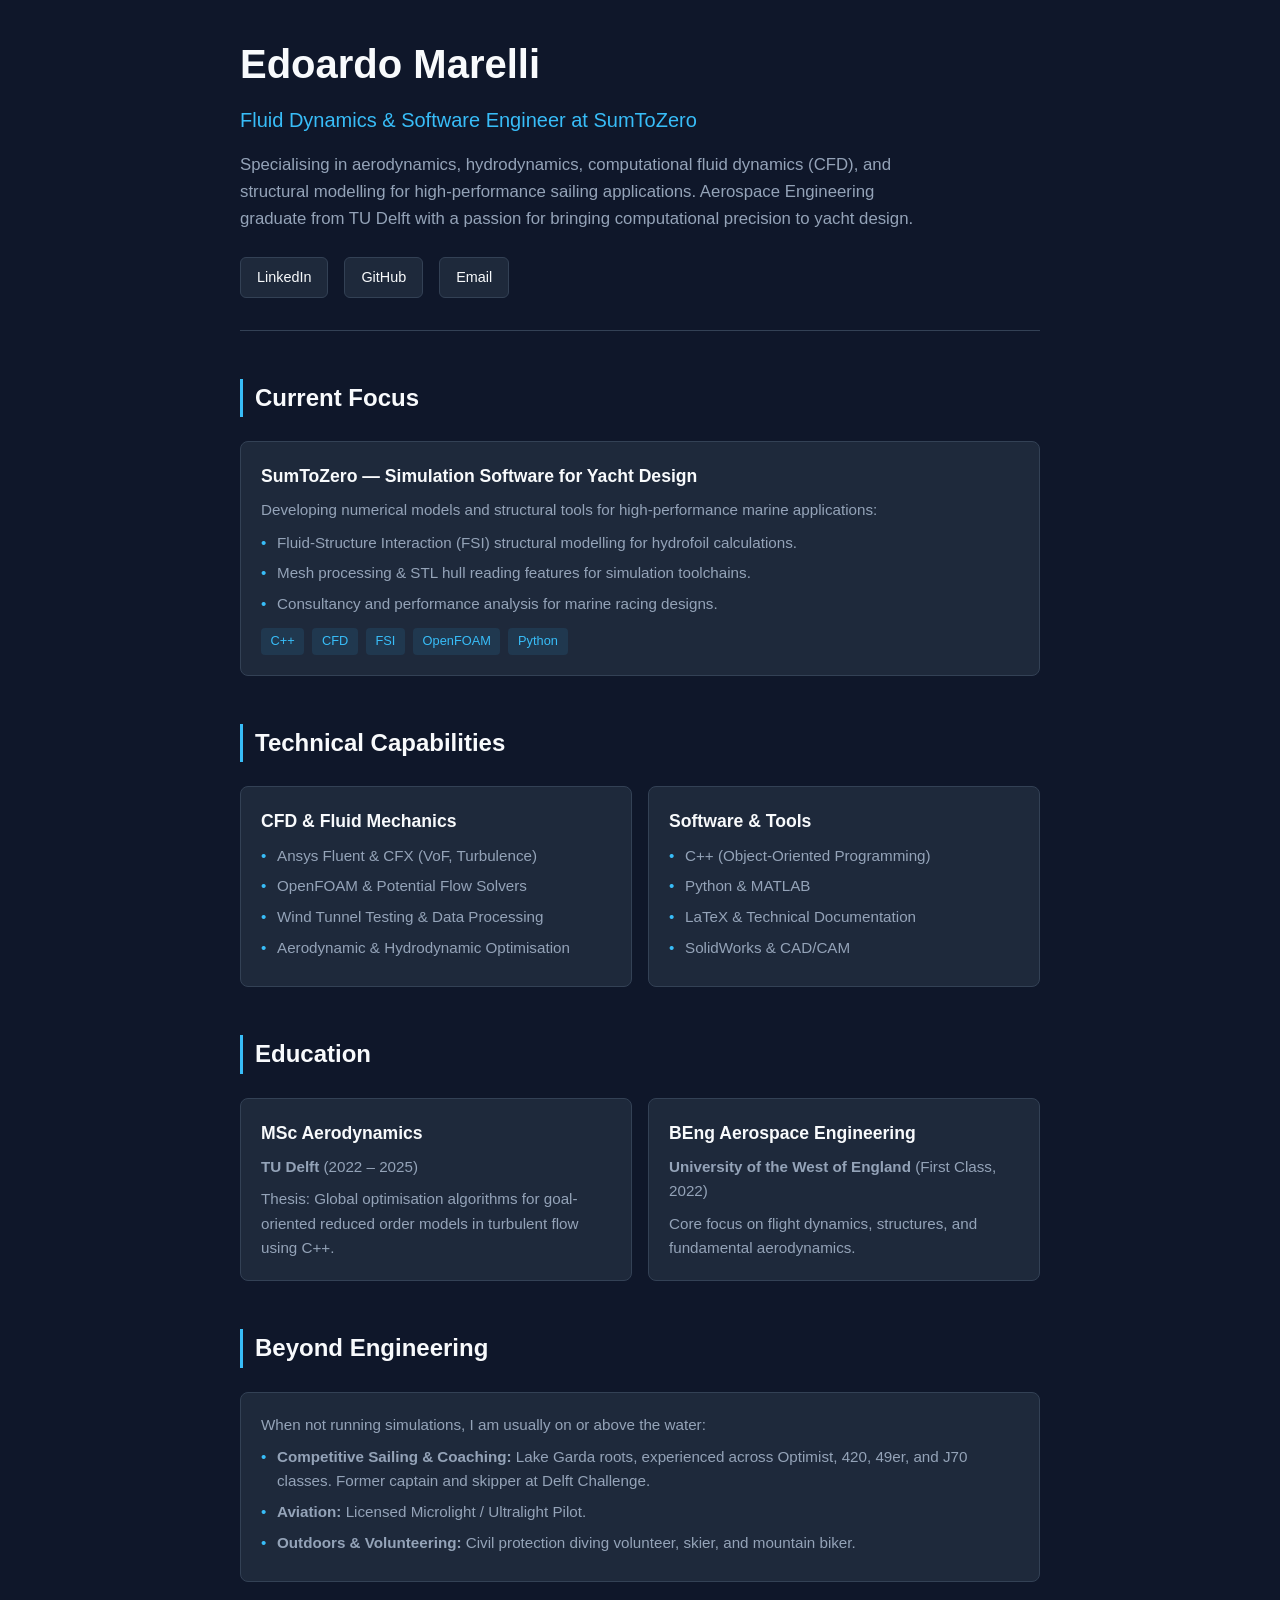
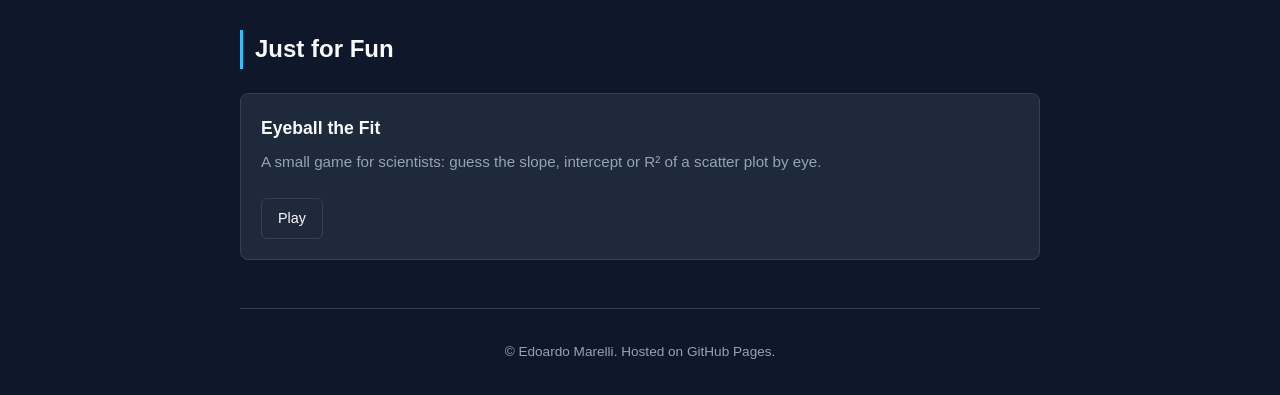
<file: index.html>
<!DOCTYPE html>
<html lang="en">
<head>
    <meta charset="UTF-8">
    <meta name="viewport" content="width=device-width, initial-scale=1.0">
    <title>Edoardo Marelli | Fluid Dynamics & Software Engineer</title>
    <style>
        :root {
            --bg-color: #0f172a;
            --card-bg: #1e293b;
            --text-main: #f8fafc;
            --text-muted: #94a3b8;
            --accent: #38bdf8;
            --accent-hover: #0284c7;
            --border: #334155;
        }

        * {
            box-sizing: border-box;
            margin: 0;
            padding: 0;
            font-family: -apple-system, BlinkMacSystemFont, "Segoe UI", Roboto, Helvetica, Arial, sans-serif;
        }

        body {
            background-color: var(--bg-color);
            color: var(--text-main);
            line-height: 1.6;
            padding: 2rem 1rem;
        }

        .container {
            max-width: 800px;
            margin: 0 auto;
        }

        header {
            margin-bottom: 3rem;
            border-bottom: 1px solid var(--border);
            padding-bottom: 2rem;
        }

        h1 {
            font-size: 2.5rem;
            font-weight: 700;
            color: var(--text-main);
            margin-bottom: 0.5rem;
        }

        .subtitle {
            font-size: 1.25rem;
            color: var(--accent);
            font-weight: 500;
            margin-bottom: 1rem;
        }

        .bio {
            color: var(--text-muted);
            font-size: 1.05rem;
            max-width: 680px;
        }

        .links {
            margin-top: 1.5rem;
            display: flex;
            gap: 1rem;
        }

        .btn {
            display: inline-block;
            padding: 0.5rem 1rem;
            background-color: var(--card-bg);
            color: var(--text-main);
            text-decoration: none;
            border-radius: 6px;
            border: 1px solid var(--border);
            font-size: 0.9rem;
            transition: all 0.2s ease;
        }

        .btn:hover {
            border-color: var(--accent);
            color: var(--accent);
        }

        section {
            margin-bottom: 3rem;
        }

        h2 {
            font-size: 1.5rem;
            color: var(--text-main);
            margin-bottom: 1.5rem;
            border-left: 3px solid var(--accent);
            padding-left: 0.75rem;
        }

        .grid {
            display: grid;
            grid-template-columns: repeat(auto-fit, minmax(240px, 1fr));
            gap: 1rem;
        }

        .card {
            background-color: var(--card-bg);
            border: 1px solid var(--border);
            border-radius: 8px;
            padding: 1.25rem;
        }

        .card h3 {
            font-size: 1.1rem;
            margin-bottom: 0.5rem;
            color: var(--text-main);
        }

        .card p, .card ul {
            font-size: 0.95rem;
            color: var(--text-muted);
        }

        .card ul {
            list-style-type: none;
        }

        .card ul li {
            margin-bottom: 0.4rem;
            position: relative;
            padding-left: 1rem;
        }

        .card ul li::before {
            content: "•";
            color: var(--accent);
            position: absolute;
            left: 0;
        }

        .tag-container {
            display: flex;
            flex-wrap: wrap;
            gap: 0.5rem;
            margin-top: 0.75rem;
        }

        .tag {
            background: rgba(56, 189, 248, 0.1);
            color: var(--accent);
            padding: 0.2rem 0.6rem;
            border-radius: 4px;
            font-size: 0.8rem;
        }

        footer {
            text-align: center;
            padding-top: 2rem;
            border-top: 1px solid var(--border);
            color: var(--text-muted);
            font-size: 0.85rem;
        }
    </style>
</head>
<body>

    <div class="container">
        <header>
            <h1>Edoardo Marelli</h1>
            <div class="subtitle">Fluid Dynamics & Software Engineer at SumToZero</div>
            <p class="bio">
                Specialising in aerodynamics, hydrodynamics, computational fluid dynamics (CFD), and structural modelling for high-performance sailing applications. Aerospace Engineering graduate from TU Delft with a passion for bringing computational precision to yacht design.
            </p>
            <div class="links">
                <a href="https://www.linkedin.com/in/edoardo-marelli-bba512158/" class="btn" target="_blank">LinkedIn</a>
                <a href="https://github.com/edoardo007" class="btn" target="_blank">GitHub</a>
                <a href="mailto:edo8323@gmail.com" class="btn">Email</a>
            </div>
        </header>

        <section>
            <h2>Current Focus</h2>
            <div class="card">
                <h3>SumToZero — Simulation Software for Yacht Design</h3>
                <p>Developing numerical models and structural tools for high-performance marine applications:</p>
                <ul style="margin-top: 0.5rem;">
                    <li>Fluid-Structure Interaction (FSI) structural modelling for hydrofoil calculations.</li>
                    <li>Mesh processing & STL hull reading features for simulation toolchains.</li>
                    <li>Consultancy and performance analysis for marine racing designs.</li>
                </ul>
                <div class="tag-container">
                    <span class="tag">C++</span>
                    <span class="tag">CFD</span>
                    <span class="tag">FSI</span>
                    <span class="tag">OpenFOAM</span>
                    <span class="tag">Python</span>
                </div>
            </div>
        </section>

        <section>
            <h2>Technical Capabilities</h2>
            <div class="grid">
                <div class="card">
                    <h3>CFD & Fluid Mechanics</h3>
                    <ul>
                        <li>Ansys Fluent & CFX (VoF, Turbulence)</li>
                        <li>OpenFOAM & Potential Flow Solvers</li>
                        <li>Wind Tunnel Testing & Data Processing</li>
                        <li>Aerodynamic & Hydrodynamic Optimisation</li>
                    </ul>
                </div>
                <div class="card">
                    <h3>Software & Tools</h3>
                    <ul>
                        <li>C++ (Object-Oriented Programming)</li>
                        <li>Python & MATLAB</li>
                        <li>LaTeX & Technical Documentation</li>
                        <li>SolidWorks & CAD/CAM</li>
                    </ul>
                </div>
            </div>
        </section>

        <section>
            <h2>Education</h2>
            <div class="grid">
                <div class="card">
                    <h3>MSc Aerodynamics</h3>
                    <p><strong>TU Delft</strong> (2022 – 2025)</p>
                    <p style="margin-top: 0.5rem;">Thesis: Global optimisation algorithms for goal-oriented reduced order models in turbulent flow using C++.</p>
                </div>
                <div class="card">
                    <h3>BEng Aerospace Engineering</h3>
                    <p><strong>University of the West of England</strong> (First Class, 2022)</p>
                    <p style="margin-top: 0.5rem;">Core focus on flight dynamics, structures, and fundamental aerodynamics.</p>
                </div>
            </div>
        </section>

        <section>
            <h2>Beyond Engineering</h2>
            <div class="card">
                <p>When not running simulations, I am usually on or above the water:</p>
                <ul style="margin-top: 0.5rem;">
                    <li><strong>Competitive Sailing & Coaching:</strong> Lake Garda roots, experienced across Optimist, 420, 49er, and J70 classes. Former captain and skipper at Delft Challenge.</li>
                    <li><strong>Aviation:</strong> Licensed Microlight / Ultralight Pilot.</li>
                    <li><strong>Outdoors & Volunteering:</strong> Civil protection diving volunteer, skier, and mountain biker.</li>
                </ul>
            </div>
        </section>

        <section>
            <h2>Just for Fun</h2>
            <div class="card">
                <h3>Eyeball the Fit</h3>
                <p>A small game for scientists: guess the slope, intercept or R² of a scatter plot by eye.</p>
                <div class="links">
                    <a href="eyeball/" class="btn">Play</a>
                </div>
            </div>
        </section>

        <footer>
            <p>&copy; Edoardo Marelli. Hosted on GitHub Pages.</p>
        </footer>
    </div>

</body>
</html>
</file>
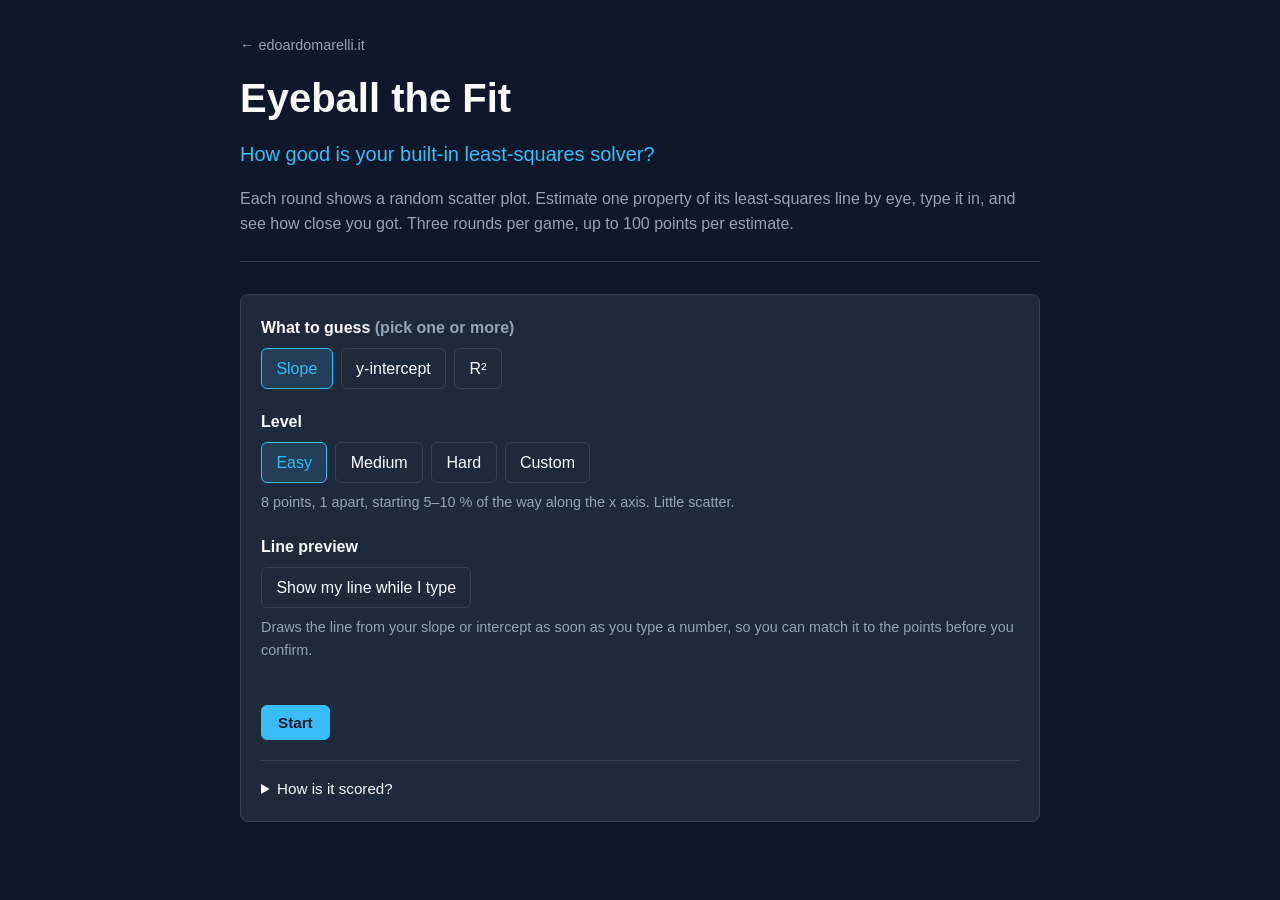
<file: eyeball/index.html>
<!DOCTYPE html>
<html lang="en">
<head>
    <meta charset="UTF-8">
    <meta name="viewport" content="width=device-width, initial-scale=1.0">
    <title>Eyeball the Fit | Edoardo Marelli</title>
    <meta name="description"
          content="A small game for scientists: guess the slope, intercept or R² of a scatter plot.">
    <link rel="stylesheet" href="style.css">
</head>
<body>

    <div class="container">
        <header>
            <a href="../" class="back">&larr; edoardomarelli.it</a>
            <h1>Eyeball the Fit</h1>
            <p class="subtitle">How good is your built-in least-squares solver?</p>
            <p class="bio">
                Each round shows a random scatter plot. Estimate one property of its
                least-squares line by eye, type it in, and see how close you got.
                Three rounds per game, up to 100 points per estimate.
            </p>
        </header>

        <!-- Setup -->
        <section id="setup" class="card">
            <form id="setup-form">
                <fieldset>
                    <legend>What to guess <span class="muted">(pick one or more)</span></legend>
                    <div class="pills">
                        <label><input type="checkbox" name="quantity" value="slope" checked>
                            <span>Slope</span></label>
                        <label><input type="checkbox" name="quantity" value="intercept">
                            <span>y-intercept</span></label>
                        <label><input type="checkbox" name="quantity" value="r2">
                            <span>R²</span></label>
                    </div>
                </fieldset>

                <fieldset>
                    <legend>Level</legend>
                    <div class="pills">
                        <label><input type="radio" name="level" value="easy" checked>
                            <span>Easy</span></label>
                        <label><input type="radio" name="level" value="medium">
                            <span>Medium</span></label>
                        <label><input type="radio" name="level" value="hard">
                            <span>Hard</span></label>
                        <label><input type="radio" name="level" value="custom">
                            <span>Custom</span></label>
                    </div>
                    <p id="level-help" class="help"></p>
                </fieldset>

                <fieldset>
                    <legend>Line preview</legend>
                    <div class="pills">
                        <label><input type="checkbox" id="preview">
                            <span>Show my line while I type</span></label>
                    </div>
                    <p class="help">
                        Draws the line from your slope or intercept as soon as you type a
                        number, so you can match it to the points before you confirm.
                    </p>
                </fieldset>

                <fieldset id="custom-options" hidden>
                    <legend>Custom</legend>
                    <div class="field">
                        <label for="xmin">Smallest x</label>
                        <input id="xmin" type="text" inputmode="decimal" value="0"
                               autocomplete="off">
                    </div>
                    <div class="field">
                        <label for="width">Width of the x range</label>
                        <input id="width" type="text" inputmode="decimal" value="10"
                               autocomplete="off">
                    </div>
                    <div class="field">
                        <label for="dx">x step Δx</label>
                        <input id="dx" type="text" inputmode="decimal" value="0.5"
                               autocomplete="off">
                    </div>
                    <div class="field">
                        <label for="noise">Noise <span id="noise-value" class="muted"></span></label>
                        <input id="noise" type="range" min="0" max="100" step="1" value="20">
                    </div>
                    <p class="help">
                        Each round, the first point lands at the smallest x plus up to 5 % of
                        the width. Noise is the standard deviation of the scatter, as a
                        percentage of how much the line rises or falls over the x range. 0 %
                        puts every point on the line.
                    </p>
                </fieldset>

                <p id="setup-error" class="error" role="alert"></p>
                <button type="submit" class="btn primary">Start</button>
            </form>

            <details class="how">
                <summary>How is it scored?</summary>
                <ul>
                    <li>The answer is the ordinary least-squares line through the points
                        shown, not the hidden line they were generated from.</li>
                    <li><strong>Slope</strong> is scored by the angle the line makes on
                        screen: full marks if you match it, zero at 15° off. Steep axes or
                        huge numbers are no harder than small ones.</li>
                    <li><strong>y-intercept</strong>: zero points once you are off by 10 % of
                        the plotted y range. On Easy, Medium and Hard the data start away from
                        x = 0, so you have to extrapolate: further on harder levels.</li>
                    <li><strong>R²</strong> is the fraction of the variance in y explained by
                        the line (1 = all points on it). Zero points once you are 0.2 off.</li>
                </ul>
            </details>
        </section>

        <!-- Game -->
        <section id="game" class="card" hidden>
            <div class="status">
                <span id="round-label"></span>
                <span id="score-label"></span>
            </div>
            <canvas id="plot" aria-label="Scatter plot of the current round"></canvas>
            <form id="guess-form" class="guess">
                <div id="guess-fields" class="guess-fields"></div>
                <button type="submit" id="guess-button" class="btn primary">Guess</button>
            </form>
            <p id="feedback" class="feedback" role="status"></p>
            <button type="button" id="quit" class="btn small">Quit</button>
        </section>

        <!-- End -->
        <section id="end" class="card" hidden>
            <h2>Game over</h2>
            <p id="final-score" class="final"></p>
            <p id="best-score" class="muted"></p>
            <table id="summary">
                <thead>
                    <tr><th>Round</th><th>Fitted</th><th>Your guess</th><th>Error</th>
                        <th>Points</th></tr>
                </thead>
                <tbody></tbody>
            </table>
            <div class="end-buttons">
                <button type="button" id="again" class="btn primary">Play again</button>
                <button type="button" id="change" class="btn">Change settings</button>
            </div>
        </section>
    </div>

    <script src="game.js"></script>
</body>
</html>
</file>
<file: eyeball/style.css>
/* Colours and type follow the main page (../index.html). */
:root {
    --bg-color: #0f172a;
    --card-bg: #1e293b;
    --text-main: #f8fafc;
    --text-muted: #94a3b8;
    --accent: #38bdf8;
    --accent-hover: #0284c7;
    --border: #334155;
    --good: #4ade80;
    --mid: #facc15;
    --bad: #f87171;
    --guess: #c084fc;
}

* {
    box-sizing: border-box;
    margin: 0;
    padding: 0;
    font-family: -apple-system, BlinkMacSystemFont, "Segoe UI", Roboto, Helvetica, Arial, sans-serif;
}

body {
    background-color: var(--bg-color);
    color: var(--text-main);
    line-height: 1.6;
    padding: 2rem 1rem;
}

.container {
    max-width: 800px;
    margin: 0 auto;
}

header {
    margin-bottom: 2rem;
    border-bottom: 1px solid var(--border);
    padding-bottom: 1.5rem;
}

.back {
    color: var(--text-muted);
    text-decoration: none;
    font-size: 0.9rem;
}

.back:hover {
    color: var(--accent);
}

h1 {
    font-size: 2.5rem;
    font-weight: 700;
    margin: 0.5rem 0;
}

h2 {
    font-size: 1.5rem;
    margin-bottom: 1rem;
    border-left: 3px solid var(--accent);
    padding-left: 0.75rem;
}

.subtitle {
    font-size: 1.25rem;
    color: var(--accent);
    font-weight: 500;
    margin-bottom: 1rem;
}

.bio, .muted, .help {
    color: var(--text-muted);
}

.help {
    font-size: 0.9rem;
    margin-top: 0.5rem;
}

.card {
    background-color: var(--card-bg);
    border: 1px solid var(--border);
    border-radius: 8px;
    padding: 1.25rem;
}

fieldset {
    border: none;
    margin-bottom: 1.25rem;
}

legend {
    font-weight: 600;
    margin-bottom: 0.5rem;
}

/* Radio buttons shown as pills */
.pills {
    display: flex;
    flex-wrap: wrap;
    gap: 0.5rem;
}

.pills input {
    position: absolute;
    opacity: 0;
}

.pills span {
    display: inline-block;
    padding: 0.4rem 0.9rem;
    border: 1px solid var(--border);
    border-radius: 6px;
    cursor: pointer;
    transition: all 0.2s ease;
}

.pills span:hover {
    border-color: var(--accent);
}

.pills input:checked + span {
    background: rgba(56, 189, 248, 0.15);
    border-color: var(--accent);
    color: var(--accent);
}

.pills input:focus-visible + span {
    outline: 2px solid var(--accent);
    outline-offset: 2px;
}

.field {
    display: flex;
    flex-direction: column;
    gap: 0.25rem;
    margin-bottom: 0.75rem;
    max-width: 320px;
}

input[type="text"] {
    background: var(--bg-color);
    color: var(--text-main);
    border: 1px solid var(--border);
    border-radius: 6px;
    padding: 0.5rem 0.75rem;
    font-size: 1rem;
    width: 100%;
}

input[type="text"]:focus {
    outline: none;
    border-color: var(--accent);
}

input[type="range"] {
    accent-color: var(--accent);
    width: 100%;
}

.btn {
    display: inline-block;
    padding: 0.5rem 1rem;
    background-color: var(--card-bg);
    color: var(--text-main);
    border-radius: 6px;
    border: 1px solid var(--border);
    font-size: 0.95rem;
    cursor: pointer;
    transition: all 0.2s ease;
}

.btn:hover {
    border-color: var(--accent);
    color: var(--accent);
}

.btn.primary {
    background-color: var(--accent);
    border-color: var(--accent);
    color: var(--bg-color);
    font-weight: 600;
}

.btn.primary:hover {
    background-color: var(--accent-hover);
    border-color: var(--accent-hover);
    color: var(--text-main);
}

.btn.small {
    font-size: 0.85rem;
    padding: 0.3rem 0.8rem;
}

.error {
    color: var(--bad);
    min-height: 1.6em;
    font-size: 0.9rem;
}

.how {
    margin-top: 1.25rem;
    border-top: 1px solid var(--border);
    padding-top: 1rem;
    color: var(--text-muted);
    font-size: 0.95rem;
}

.how summary {
    cursor: pointer;
    color: var(--text-main);
}

.how ul {
    margin: 0.5rem 0 0 1.25rem;
}

.how li {
    margin-bottom: 0.4rem;
}

/* Game */
.status {
    display: flex;
    justify-content: space-between;
    color: var(--text-muted);
    margin-bottom: 0.5rem;
}

#plot {
    display: block;
    width: 100%;
    background: var(--bg-color);
    border-radius: 6px;
}

.guess {
    display: flex;
    flex-wrap: wrap;
    align-items: flex-end;
    gap: 0.5rem 1rem;
    margin-top: 1rem;
}

.guess-fields {
    display: flex;
    flex-wrap: wrap;
    gap: 0.5rem 1rem;
}

.guess-field {
    display: flex;
    flex-direction: column;
    gap: 0.25rem;
}

.guess-field input {
    width: 180px;
}

.feedback {
    min-height: 3.2em;
    margin: 0.75rem 0;
}

.feedback .good, td.good {
    color: var(--good);
}

.feedback .mid, td.mid {
    color: var(--mid);
}

.feedback .bad, td.bad {
    color: var(--bad);
}

/* End */
.final {
    font-size: 1.5rem;
    font-weight: 700;
}

table {
    width: 100%;
    border-collapse: collapse;
    margin: 1rem 0;
    font-size: 0.95rem;
    font-variant-numeric: tabular-nums;
}

th, td {
    text-align: right;
    padding: 0.35rem 0.5rem;
    border-bottom: 1px solid var(--border);
}

th:first-child, td:first-child {
    text-align: left;
}

th {
    color: var(--text-muted);
    font-weight: 500;
}

.end-buttons {
    display: flex;
    flex-wrap: wrap;
    gap: 0.5rem;
}

@media (max-width: 480px) {
    h1 {
        font-size: 2rem;
    }

    table {
        font-size: 0.85rem;
    }

    th, td {
        padding: 0.3rem 0.25rem;
    }
}
</file>
